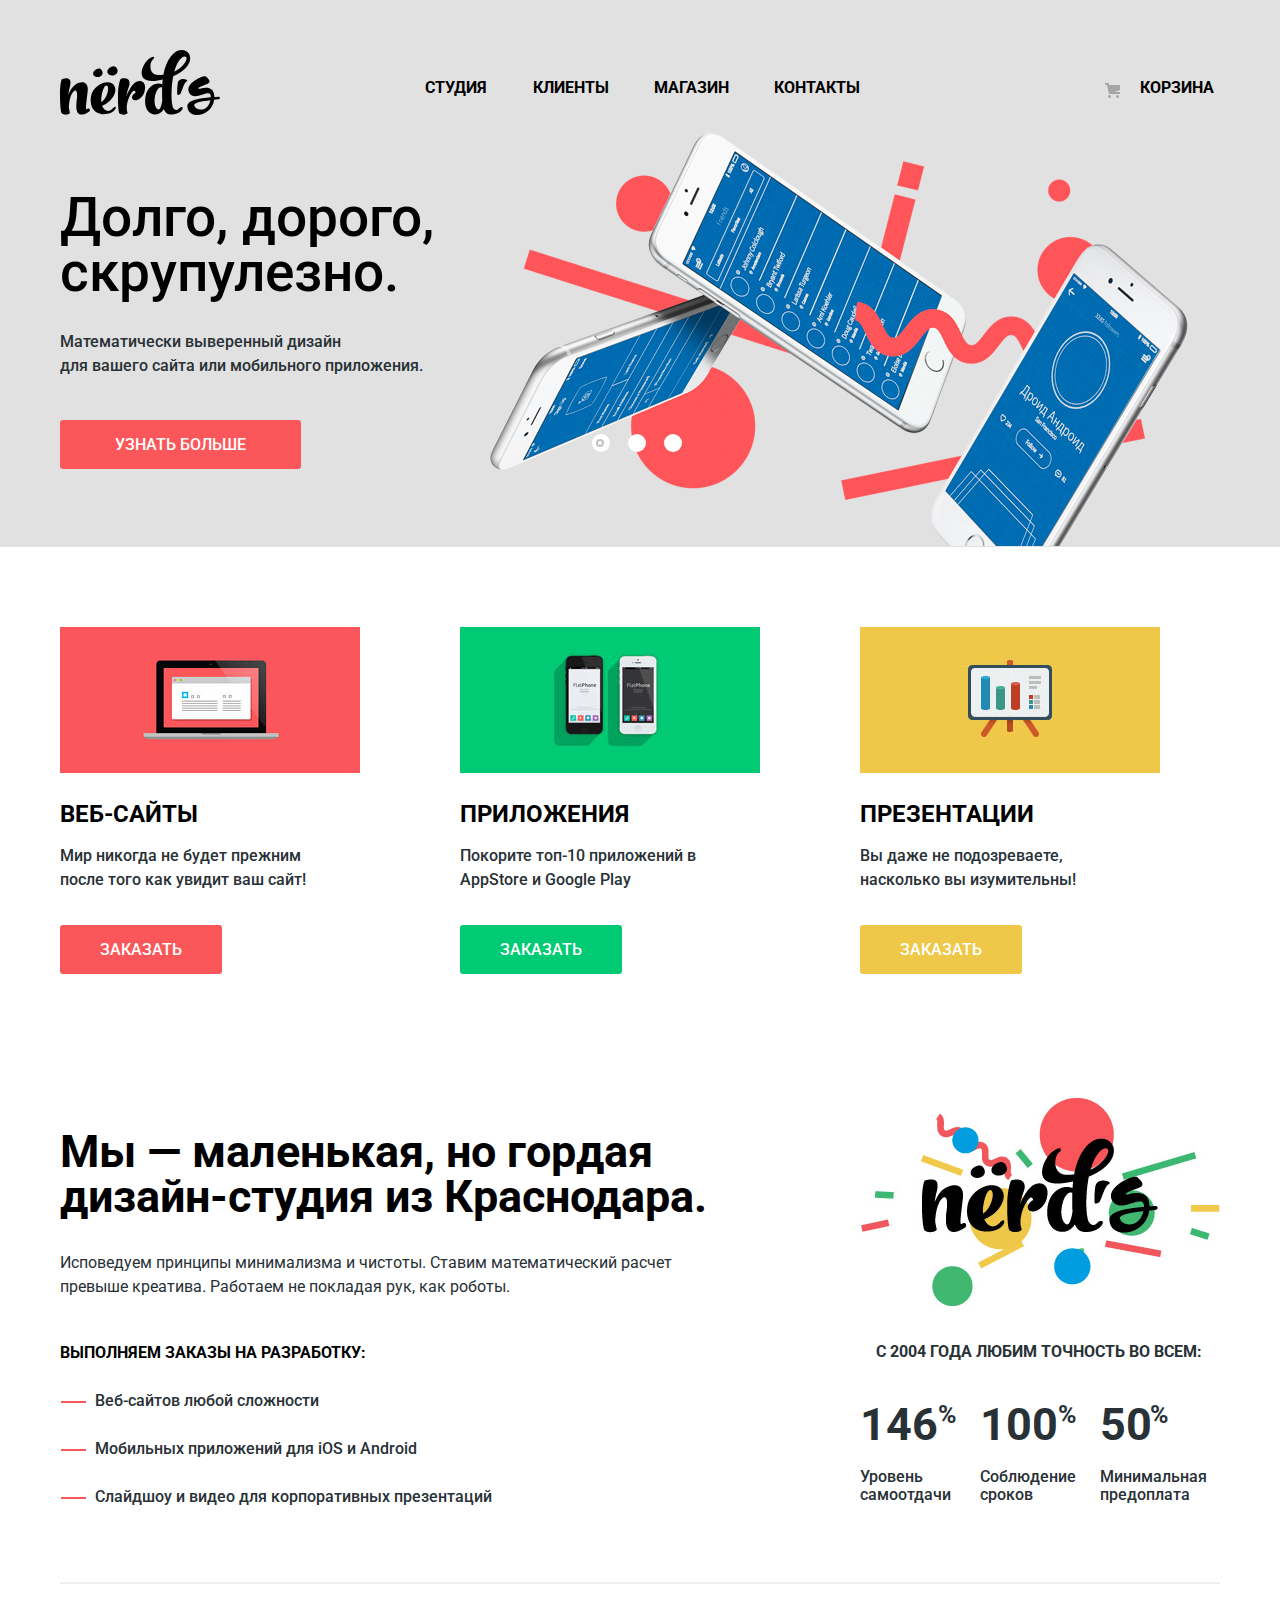
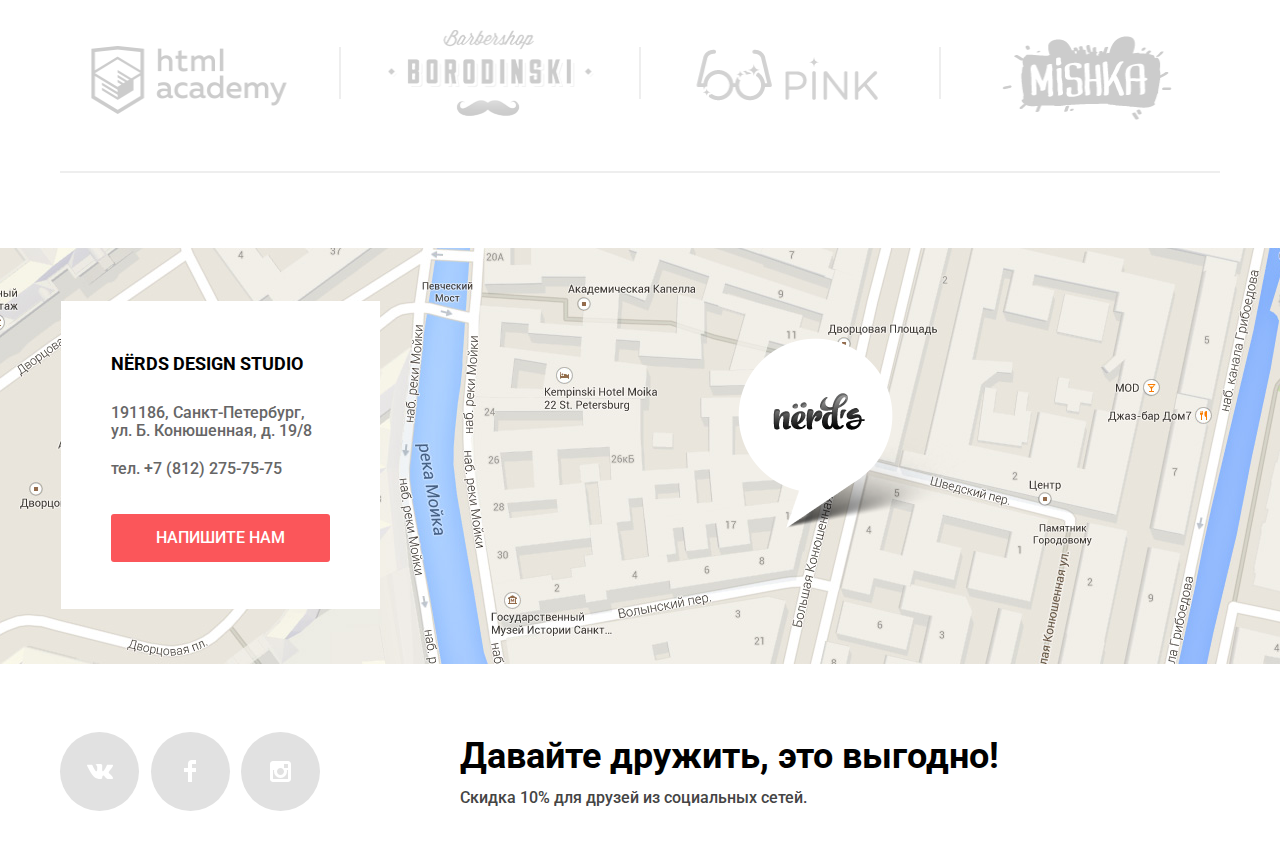
<file: index.html>
<!DOCTYPE html>
<html lang="ru">
<head>
    <meta charset="utf-8">
    <title>HTML Academy: Нёрдс</title>
    <link href="https://fonts.googleapis.com/css?family=Roboto:400,500,700&amp;subset=cyrillic" rel="stylesheet">
    <link href="css/normalize.css" rel="stylesheet">
    <link href="css/style.min.css" rel="stylesheet">
</head>
<body>
    <header class="main-header index-header">
        <div class="complex">
            <nav class="main-navigation">
                <ul class="list-disabled main-navigation__pages">
                    <li>
                        <a class="main-navigation__logo">
                            <img src="img/nerds-logo.svg" width="160" height="65" alt="Логотип Нёрдса">
                        </a>
                    </li>
                    <li><a href="#">Студия</a></li>
                    <li><a href="#">Клиенты</a></li>
                    <li><a href="inner.html">Магазин</a></li>
                    <li><a href="#">Контакты</a></li>
                </ul>
                <ul class="list-disabled main-navigation__basket ">
                    <li><a href="#">Корзина</a></li>
                </ul>
            </nav>
        </div>
    </header>
    <main class="container">
        <h1 class="visually-hidden">Веб-студия Нёрдс</h1>
        <div class="slider__wraper">
            <h2 class="visually-hidden">Преимущества</h2>
            <div class="slider">
                <input class="visually-hidden" type="radio" id="product-1" name="toggle" checked>
                <input class="visually-hidden" type="radio" id="product-2" name="toggle">
                <input class="visually-hidden" type="radio" id="product-3" name="toggle">
                <div class="slider-controls">
                    <label class="slider-controls-item slider-controls-item--1" for="product-1">Первый</label>
                    <label class="slider-controls-item slider-controls-item--2" for="product-2">Второй</label>
                    <label class="slider-controls-item slider-controls-item--3" for="product-3">Третий</label>
                </div>
                <ul class="slider-items">
                    <li class="slider-item">
                        <b>Долго, дорого,<br> скрупулезно.</b>
                        <p>Математически выверенный дизайн
                            <br> для вашего сайта или мобильного приложения.</p>
                        <a href="#" class="button services__button-web slider-button">Узнать больше</a>
                    </li>
                    <li class="slider-item">
                        <b>Любим математику как никто другой</b>
                        <p>Никакого креатива, только математические формулы для расчета идеальных пропорций.</p>
                        <a href="#" class="button services__button-web slider-button">Узнать больше</a>
                    </li>
                    <li class="slider-item">
                        <b>Только ночь,<br> только хардкор</b>
                        <p>Работать днем, как все? Мы против этого.
                            <br> Ближе к полуночи работа только начинается.</p>
                        <a href="#" class="button services__button-web slider-button">Узнать больше</a>
                    </li>
                </ul>
            </div>
        </div>
        <div class="complex">
            <section class="service-pack">
                <h2 class="visually-hidden">Наши услуги</h2>
                <ul class="services">
                    <li class="services__list">
                        <h3>Веб-сайты</h3>
                        <p>Мир никогда не будет прежним после того как увидит ваш сайт!</p>
                        <a href="#" class="button services__button-web">Заказать</a>
                    </li>
                    <li class="services__list">
                        <h3>Приложения</h3>
                        <p>Покорите топ-10 приложений в AppStore и Google Play</p>
                        <a href="#" class="button services__button-app">Заказать</a>
                    </li>
                    <li class="services__list">
                        <h3>Презентации</h3>
                        <p>Вы даже не подозреваете, насколько вы изумительны!</p>
                        <a href="#" class="button services__button-presentation">Заказать</a>
                    </li>
                </ul>
            </section>
            <section class="features">
                <div class="features__item">
                    <h2>Мы — маленькая, но гордая дизайн-студия из Краснодара.</h2>
                    <p>Исповедуем принципы минимализма и чистоты. Ставим математический расчет превыше креатива. Работаем не покладая рук, как роботы.</p>
                    <b class="transform-upper">Выполняем заказы на разработку:</b>
                    <ul class="features__list">
                        <li>Веб-сайтов любой сложности</li>
                        <li>Мобильных приложений для iOS и Android</li>
                        <li>Слайдшоу и видео для корпоративных презентаций</li>
                    </ul>
                </div>
                <div class="features__item">
                    <img src="img/nerds-illustration.png" width="360" height="208" alt="logo-2">
                    <p class="transform-upper">с 2004 года Любим точность во всем:</p>
                    <ul class="item-description">
                        <li><span>146</span> Уровень самоотдачи</li>
                        <li><span>100</span> Соблюдение сроков</li>
                        <li class="prepay"><span>50</span> Минимальная предоплата</li>
                    </ul>
                </div>
            </section>
            <div class="main-partners">
                <ul class="partners">
                    <li class="partner">
                        <a href="https://htmlacademy.ru/intensive/htmlcss"><img src="img/logo-1.png" width="255" height="180" alt="HTML Academy"></a>
                    </li>
                    <li class="partner">
                        <a href="#"><img src="img/logo-2.png" width="255" height="180" alt="Барбершоп Бородинский"></a>
                    </li>
                    <li class="partner">
                        <a href="#"><img src="img/logo-3.png" width="255" height="180" alt="PINK"></a>
                    </li>
                    <li>
                        <a href="#"><img src="img/logo-4.png" width="255" height="180" alt="MISHKA"></a>
                    </li>
                </ul>
            </div>
        </div>
        <section class="map">
            <h2 class="visually-hidden">Организация на карте</h2>
            <div class="map-static-container">
                <div class="address">
                    <h3 class="transform">NЁRDS DESIGN STUDIO</h3>
                    <address class="map__contacts">191186, Санкт-Петербург, ул. Б. Конюшенная, д. 19/8 <p>тел. +7 (812) 275-75-75</p></address>
                    <a class="button services__button-web map-button" href="write-us.html">Напишите нам</a>
                </div> 
                <p class="map-static"><img src="img/map.jpg" width="1440" height="416" alt="Офис компании по адресу ул. Большая Конюшенная 19/8, Санкт-Петербург"></p>
            </div>
            <iframe class="yandex-map" src="https://yandex.ru/map-widget/v1/?um=constructor%3A423168a55f79b2e0d128a48a662db64b5742306ae0869d2b37e4e410f4ce99a5&amp;source=constructor" width="1440" height="416"></iframe>
        </section>
    </main>
    <footer class="main-footer">
        <ul class="footer-social">
            <li>
                <a class="social-button" href="#">
                    <span class="visually-hidden">Вконтакте</span>
                    <svg xmlns="http://www.w3.org/2000/svg" width="26" height="15" viewBox="0 0 26 15">
                        <path fill="#FFF" d="M16.138 11.51c.956-.309 2.18 2.04 3.483 2.939.978.681 1.727.534 1.727.534l3.473-.05s1.815-.112.957-1.554c-.071-.12-.503-1.069-2.585-3.022-2.177-2.043-1.882-1.712.739-5.244 1.597-2.153 2.236-3.468 2.036-4.028-.192-.539-1.365-.399-1.365-.399L20.69.713c-.381.001-.704.119-.851.515-.003.004-.621 1.666-1.445 3.079-1.741 2.989-2.436 3.148-2.724 2.961-.661-.433-.494-1.737-.494-2.664 0-2.897.432-4.105-.846-4.417-.427-.104-.739-.172-1.828-.182-1.392-.021-2.574 0-3.244.329-.445.223-.786.712-.579.74.26.035.843.16 1.155.586.401.552.389 1.789.389 1.789s.229 3.411-.54 3.834c-.528.29-1.25-.302-2.803-3.016-.793-1.388-1.392-2.922-1.392-2.922s-.116-.285-.326-.441c-.25-.185-.6-.244-.6-.244L.848.684S.29.7.085.946c-.182.218-.015.668-.015.668s2.909 6.881 6.203 10.347c3.02 3.182 6.452 2.971 6.452 2.971h1.555s.469-.054.709-.312c.224-.24.214-.691.214-.691s-.031-2.109.935-2.419z" />
                    </svg>
                </a>
            </li>
            <li>
                <a class="social-button" href="#">
                    <span class="visually-hidden">Фейсбук</span>
                    <svg xmlns="http://www.w3.org/2000/svg" width="12" height="22" viewBox="0 0 12 22">
                        <path fill="#FFF" d="M12 4V0H8a4 4 0 0 0-4 4v4H0v4h4v10h4V12h4V8H8V4h4z" />
                    </svg>
                </a>
            </li>
            <li>
                <a class="social-button" href="#">
                    <span class="visually-hidden">Инстаграмм</span>
                    <svg xmlns="http://www.w3.org/2000/svg" width="21" height="21" viewBox="0 0 21 21">
                        <path fill="#FFF" d="M18 0H3C1.35 0 0 1.35 0 3v15c0 1.65 1.35 3 3 3h15c1.65 0 3-1.35 3-3V3c0-1.65-1.35-3-3-3zm-7.5 7c1.93 0 3.5 1.57 3.5 3.5S12.43 14 10.5 14 7 12.43 7 10.5 8.57 7 10.5 7zM18 18H3V9h1.181A6.504 6.504 0 0 0 4 10.5a6.5 6.5 0 1 0 13 0 6.45 6.45 0 0 0-.181-1.5H18v9zm0-11h-4V3h4v4z" />
                    </svg>
                </a>
            </li>
        </ul>
        <div class="footer-friends">
            <b>Давайте дружить, это выгодно!</b>
            <p>Скидка 10% для друзей из социальных сетей.</p>
        </div>
    </footer>
    <section class="feedback visually-none">
        <h2>Напишите нам</h2>
        <form class="feedback-form" action="https://echo.htmlacademy.ru" method="POST">
            <p>
                <label for="feedback-name">Ваше имя:</label>
                <input type="text" id="feedback-name" name="name" placeholder="Имя Фамилия">
            </p>
            <p>
                <label for="feedback-email">Ваш e-mail:</label>
                <input type="text" id="feedback-email" name="email" placeholder="email@example.com">
            </p>
            <p>
                <label for="feedback-content">Текст письма:</label>
                <textarea id="feedback-content" name="content" placeholder="В свободной форме"></textarea>
            </p>
            <button class="button services__button-web" type="submit">Отправить</button>
        </form>
        <button class="modal-close" type="button">Закрыть</button>
    </section>
    <script src="./js/script.min.js"></script>
</body>
</html>
</file>
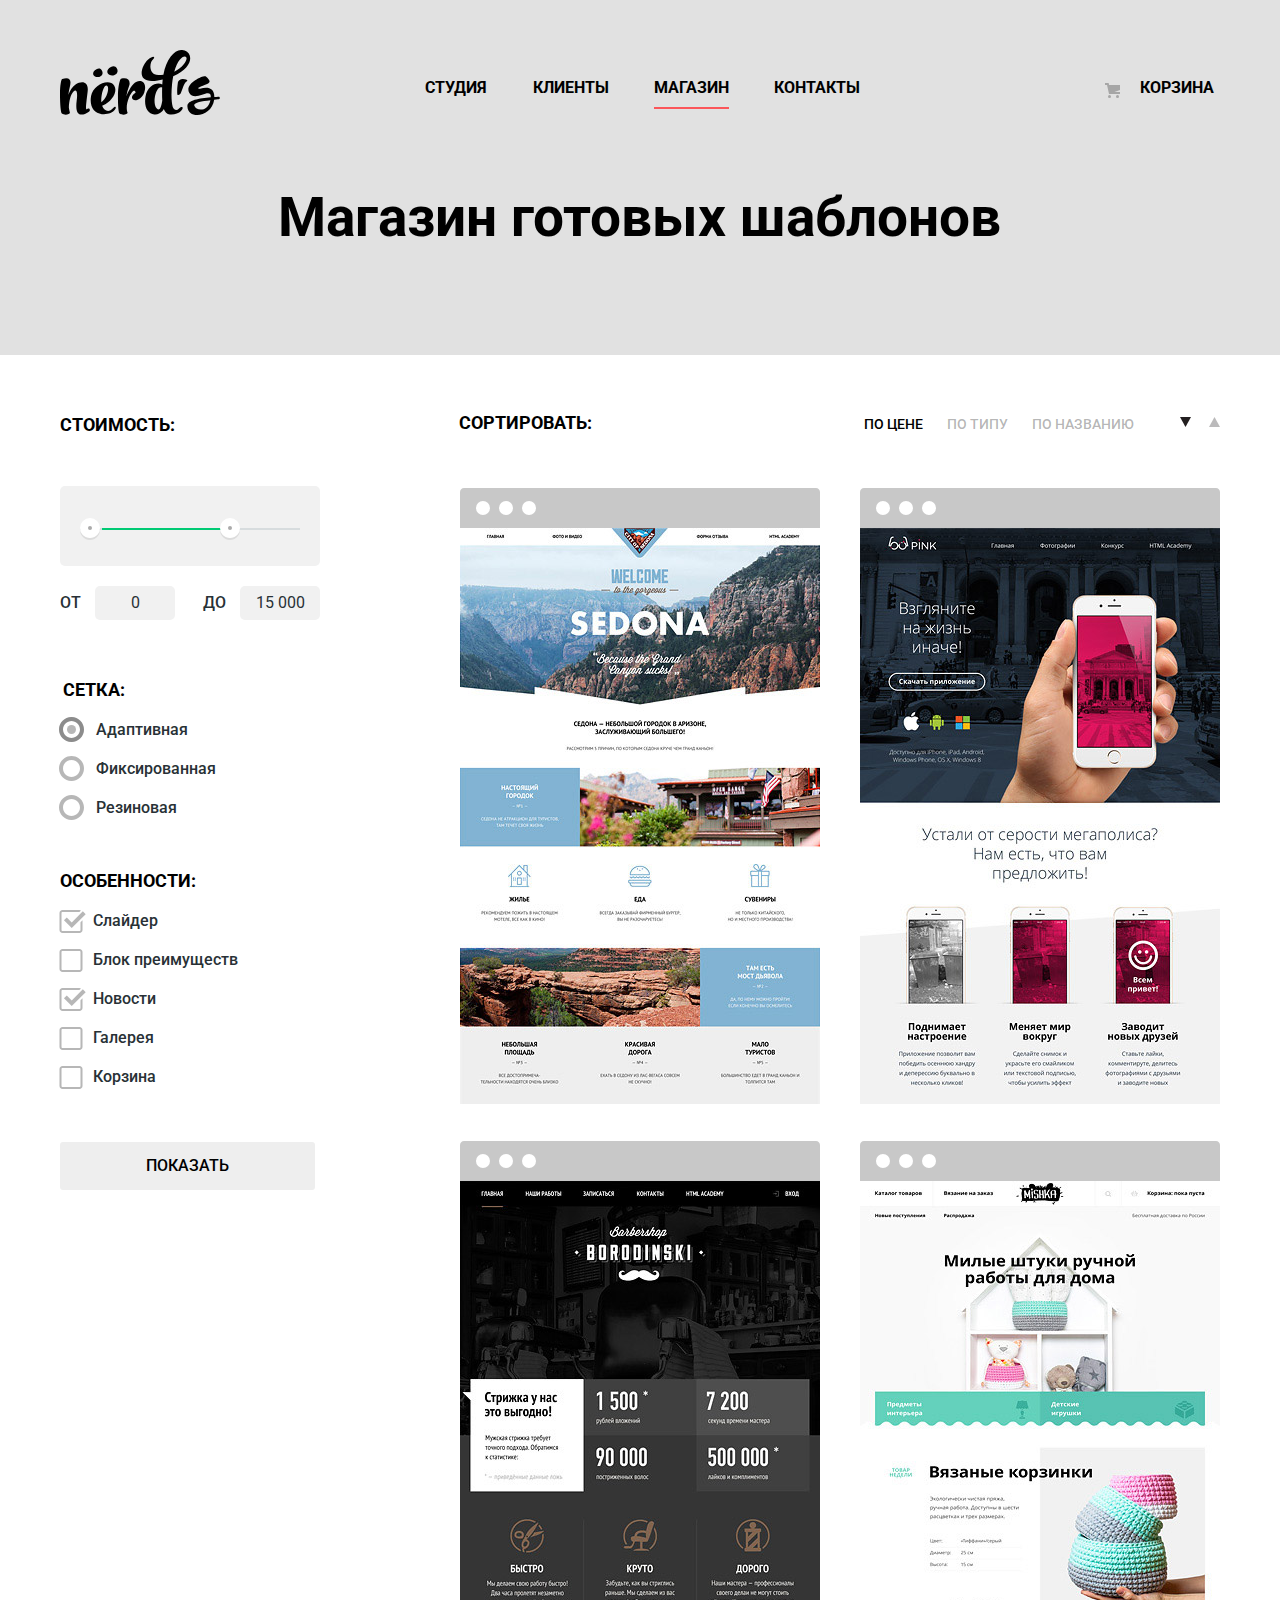
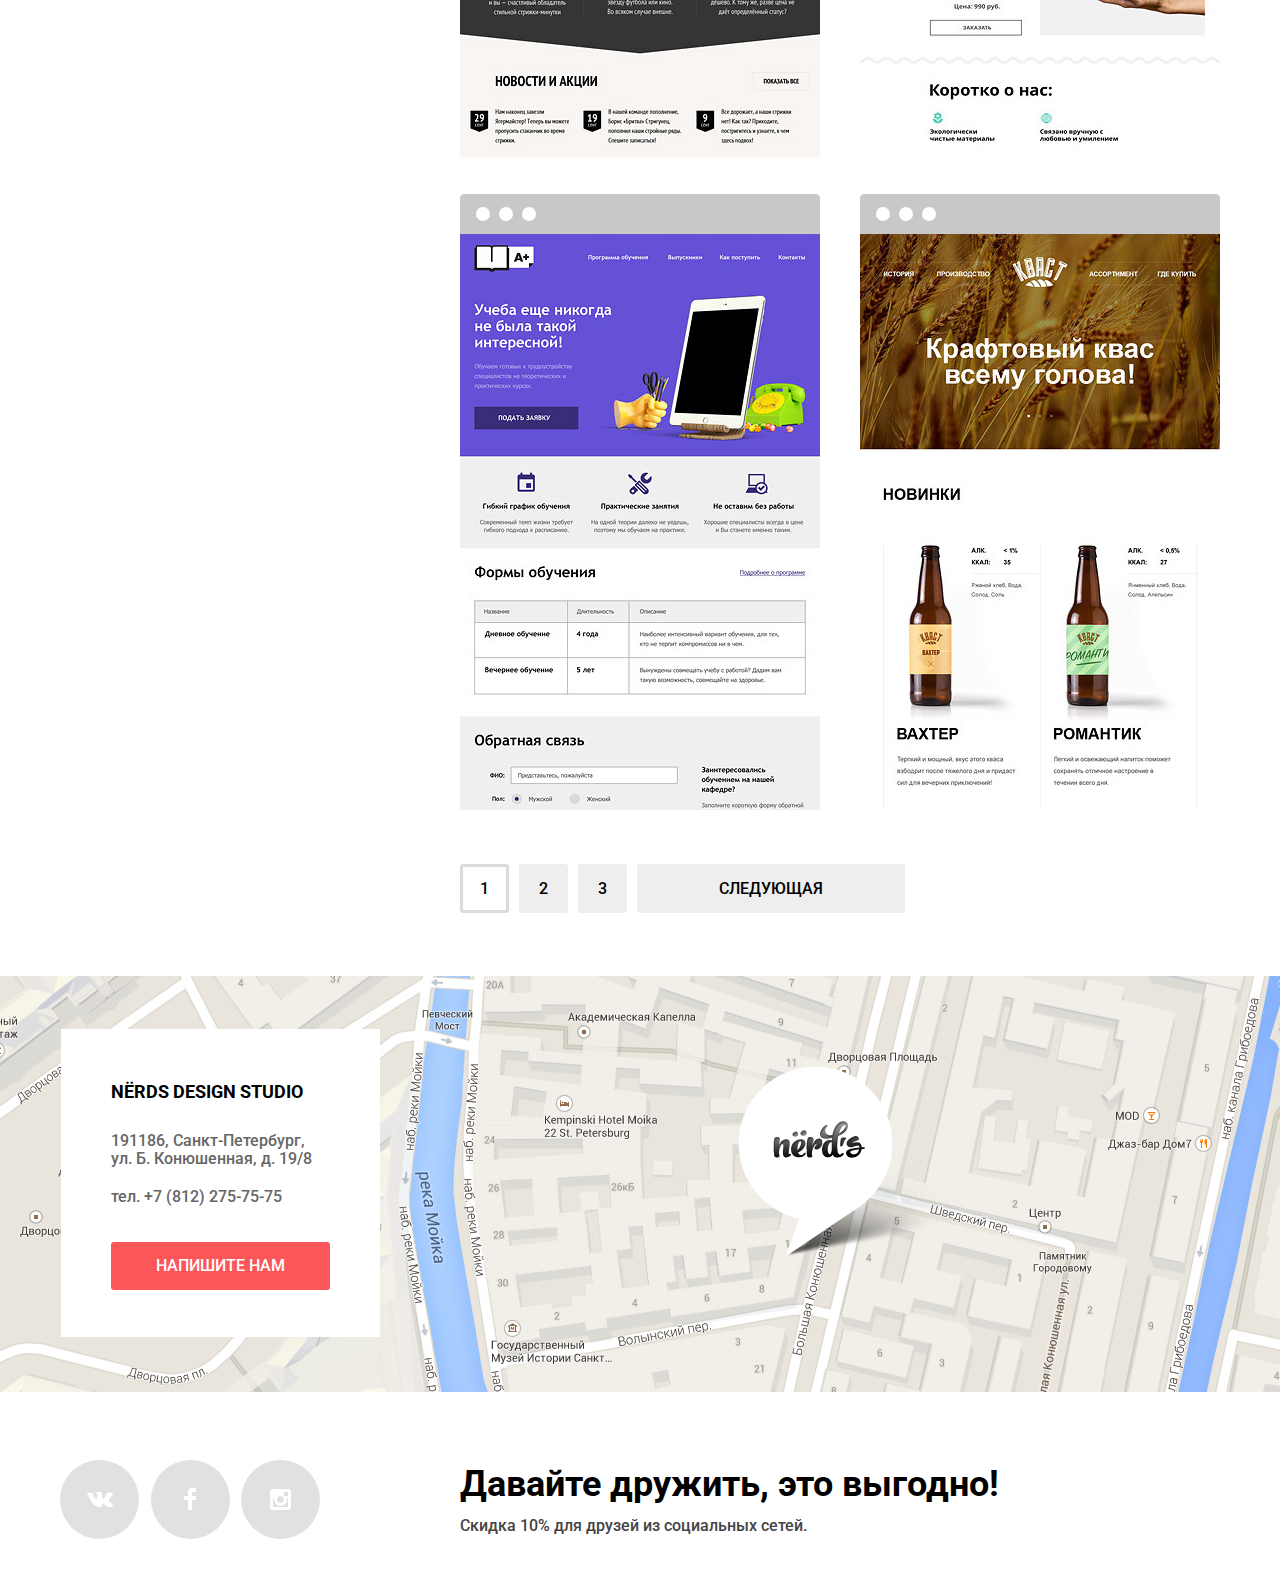
<file: inner.html>
<!DOCTYPE html>
<html lang="ru">
<head>
    <meta charset="utf-8">
    <title>HTML Academy: Нёрдс</title>
    <link href="https://fonts.googleapis.com/css?family=Roboto:400,500,700&amp;subset=cyrillic" rel="stylesheet">
    <link href="css/normalize.css" rel="stylesheet">
    <link href="css/style.min.css" rel="stylesheet">
</head>
<body>
    <header class="main-header">
        <div class="complex">
            <nav class="main-navigation">
                <ul class="list-disabled main-navigation__pages ">
                    <li>
                        <a class="main-navigation__logo" href="index.html">
                            <img src="img/nerds-logo.svg" width="160" height="65" alt="Логотип Нёрдса">
                        </a>
                    </li>
                    <li><a href="#">Студия</a></li>
                    <li><a href="#">Клиенты</a></li>
                    <li><a href="#" class="inner-active">Магазин</a></li>
                    <li><a href="#">Контакты</a></li>
                </ul>
                <ul class="list-disabled main-navigation__basket ">
                    <li><a href="#">Корзина</a></li>
                </ul>
            </nav>
            <h1 class="complex__name">Магазин готовых шаблонов</h1>
        </div>
    </header>
    <main class="container">
        <div class="complex">
            <div class="complex__main">
                <section class="filter">
                    <form class="filter-form" action="https://echo.htmlacademy.ru" method="GET">
                        <fieldset class="filter-item">
                            <legend>Стоимость:</legend>
                            <div class="range-filter">
                                <div class="range-controls">
                                    <div class="scale">
                                        <div class="bar" style="margin-left: 10%; width: 60%"></div>
                                    </div>
                                    <div class="toggle toggle-min"></div>
                                    <div class="toggle toggle-max"></div>
                                </div>
                                <div class="price-controls">
                                    <label class="min-price">от
                                        <input name="min-price" type="text" value="0">
                                    </label>
                                    <label class="max-price">до
                                        <input name="max-price" type="text" value="15 000">
                                    </label>
                                </div>
                            </div>
                        </fieldset>
                        <fieldset class="filter-item-2">
                            <legend class="filter-form__legend">Сетка:</legend>
                            <ul>
                                <li class="filter-option">
                                    <input class="silence filter-input-radio" type="radio" id="filter-adaptive" name="grid-group" value="adaptive" checked>
                                    <label for="filter-adaptive">Адаптивная</label>
                                </li>
                                <li class="filter-option">
                                    <input class="silence filter-input-radio" type="radio" id="filter-fixed" name="grid-group" value="fixed">
                                    <label for="filter-fixed">Фиксированная</label>
                                </li>
                                <li class="filter-option">
                                    <input class="silence filter-input-radio" type="radio" id="filter-rubber" name="grid-group" value="rubber">
                                    <label for="filter-rubber">Резиновая</label>
                                </li>
                            </ul>
                        </fieldset>
                        <fieldset class="filter-item-3">
                            <legend class="filter-form__legend">Особенности:</legend>
                            <ul>
                                <li class="filter-option">
                                    <input class="silence filter-input-checkbox" type="checkbox" id="filter-slider" name="slider" checked>
                                    <label for="filter-slider">Слайдер</label>
                                </li>
                                <li class="filter-option">
                                    <input class="silence filter-input-checkbox" type="checkbox" id="filter-advantage" name="advantage">
                                    <label for="filter-advantage">Блок преимуществ</label>
                                </li>
                                <li class="filter-option">
                                    <input class="silence filter-input-checkbox" type="checkbox" id="filter-news" name="news" checked>
                                    <label for="filter-news">Новости</label>
                                </li>
                                <li class="filter-option">
                                    <input class="silence filter-input-checkbox" type="checkbox" id="filter-galerie" name="galerie">
                                    <label for="filter-galerie">Галерея</label>
                                </li>
                                <li class="filter-option">
                                    <input class="silence filter-input-checkbox" type="checkbox" id="filter-basket" name="basket">
                                    <label for="filter-basket">Корзина</label>
                                </li>
                            </ul>
                        </fieldset>
                        <button class="button pages__button" type="submit">Показать</button>
                    </form>
                </section>
                <section class="store">
                    <div class="sort">
                        <b class="filter-form__legend">Сортировать:</b>
                        <ul class="sort-type">
                            <li><a href="#" class="link-first">По цене</a></li>
                            <li><a href="#">По типу</a></li>
                            <li class="link-name"><a href="#">По Названию</a></li>
                        </ul>
                        <ul class="sort-type">
                            <li><a href="#" class="link-down"><span class="visually-hidden">По убыванию</span></a></li>
                            <li><a href="#" class="link-up"><span class="visually-hidden">По возрастанию</span></a></li>
                        </ul>
                    </div>
                    <ul class="works">
                        <li>
                            <img src="img/sedona.jpg" width="360" height="576" alt="Фото">
                            <div class="work visually-none">
                                <a class="work-title">Sedona</a>
                                <p>Информационный сайт для туристов</p>
                                <a class="button services__button-web" href="#">9 900 руб.</a>
                            </div>
                        </li>
                        <li>
                            <img src="img/pink.jpg" width="360" height="576" alt="Фото">
                            <div class="work visually-none">
                                <a class="work-title">Pink APP</a>
                                <p>Продуктовый лендинг приложения для iOS и Android</p>
                                <a class="button services__button-web" href="#">9 900 руб.</a>
                            </div>
                        </li>
                        <li>
                            <img src="img/barbershop.jpg" width="360" height="576" alt="Фото">
                            <div class="work visually-none">
                                <a class="work-title">Barbershop</a>
                                <p>Сайт салона красоты. Для мужчин, да.</p>
                                <a class="button services__button-web" href="#">9 900 руб.</a>
                            </div>
                        </li>
                        <li>
                            <img src="img/mishka.jpg" width="360" height="576" alt="Фото">
                            <div class="work visually-none">
                                <a class="work-title">Mishka</a>
                                <p>Интернет-магазин вязаных игрушек</p>
                                <a class="button services__button-web" href="#">9 900 руб.</a>
                            </div>
                        </li>
                        <li>
                            <img src="img/aplus.jpg" width="360" height="576" alt="Фото">
                            <div class="work visually-none">
                                <a class="work-title">A Plus</a>
                                <p>Лендинг курсов повышения квалификации</p>
                                <a class="button services__button-web" href="#">9 900 руб.</a>
                            </div>
                        </li>
                        <li>
                            <img src="img/kvast.jpg" width="360" height="576" alt="Фото">
                            <div class="work visually-none">
                                <a class="work-title">Кваст</a>
                                <p>Промо-сайт производителя крафтового кваса</p>
                                <a class="button services__button-web" href="#">9 900 руб.</a>
                            </div>
                        </li>
                    </ul>
                    <ul class="pages">
                        <li><a class="button pages__button page_active" href=#>1</a></li>
                        <li><a class="button pages__button" href=#>2</a></li>
                        <li><a class="button pages__button" href=#>3</a></li>
                        <li><a class="button pages__button page_next" href=#>Следующая</a></li>
                    </ul>
                </section>
            </div>
        </div>
        <section class="map">
            <h2 class="visually-hidden">Организация на карте</h2>
            <div class="map-static-container">
                <div class="address">
                    <h3 class="transform">NЁRDS DESIGN STUDIO</h3>
                    <address class="map__contacts">191186, Санкт-Петербург, ул. Б. Конюшенная, д. 19/8 <p>тел. +7 (812) 275-75-75</p></address>
                    <a class="button services__button-web map-button" href="write-us.html">Напишите нам</a>
                </div> 
                <p class="map-static"><img src="img/map.jpg" width="1440" height="416" alt="Офис компании по адресу ул. Большая Конюшенная 19/8, Санкт-Петербург"></p>
            </div>
            <iframe class="yandex-map" src="https://yandex.ru/map-widget/v1/?um=constructor%3A423168a55f79b2e0d128a48a662db64b5742306ae0869d2b37e4e410f4ce99a5&amp;source=constructor" width="1440" height="416"></iframe>
        </section>
    </main>
    <footer class="main-footer">
        <ul class="footer-social">
            <li>
                <a class="social-button" href="#">
                    <span class="visually-hidden">Вконтакте</span>
                    <svg xmlns="http://www.w3.org/2000/svg" width="26" height="15" viewBox="0 0 26 15">
                        <path fill="#FFF" d="M16.138 11.51c.956-.309 2.18 2.04 3.483 2.939.978.681 1.727.534 1.727.534l3.473-.05s1.815-.112.957-1.554c-.071-.12-.503-1.069-2.585-3.022-2.177-2.043-1.882-1.712.739-5.244 1.597-2.153 2.236-3.468 2.036-4.028-.192-.539-1.365-.399-1.365-.399L20.69.713c-.381.001-.704.119-.851.515-.003.004-.621 1.666-1.445 3.079-1.741 2.989-2.436 3.148-2.724 2.961-.661-.433-.494-1.737-.494-2.664 0-2.897.432-4.105-.846-4.417-.427-.104-.739-.172-1.828-.182-1.392-.021-2.574 0-3.244.329-.445.223-.786.712-.579.74.26.035.843.16 1.155.586.401.552.389 1.789.389 1.789s.229 3.411-.54 3.834c-.528.29-1.25-.302-2.803-3.016-.793-1.388-1.392-2.922-1.392-2.922s-.116-.285-.326-.441c-.25-.185-.6-.244-.6-.244L.848.684S.29.7.085.946c-.182.218-.015.668-.015.668s2.909 6.881 6.203 10.347c3.02 3.182 6.452 2.971 6.452 2.971h1.555s.469-.054.709-.312c.224-.24.214-.691.214-.691s-.031-2.109.935-2.419z" />
                    </svg>
                </a>
            </li>
            <li>
                <a class="social-button" href="#">
                    <span class="visually-hidden">Фейсбук</span>
                    <svg xmlns="http://www.w3.org/2000/svg" width="12" height="22" viewBox="0 0 12 22">
                        <path fill="#FFF" d="M12 4V0H8a4 4 0 0 0-4 4v4H0v4h4v10h4V12h4V8H8V4h4z" />
                    </svg>
                </a>
            </li>
            <li>
                <a class="social-button" href="#">
                    <span class="visually-hidden">Инстаграмм</span>
                    <svg xmlns="http://www.w3.org/2000/svg" width="21" height="21" viewBox="0 0 21 21">
                        <path fill="#FFF" d="M18 0H3C1.35 0 0 1.35 0 3v15c0 1.65 1.35 3 3 3h15c1.65 0 3-1.35 3-3V3c0-1.65-1.35-3-3-3zm-7.5 7c1.93 0 3.5 1.57 3.5 3.5S12.43 14 10.5 14 7 12.43 7 10.5 8.57 7 10.5 7zM18 18H3V9h1.181A6.504 6.504 0 0 0 4 10.5a6.5 6.5 0 1 0 13 0 6.45 6.45 0 0 0-.181-1.5H18v9zm0-11h-4V3h4v4z" />
                    </svg>
                </a>
            </li>
        </ul>
        <div class="footer-friends">
            <b>Давайте дружить, это выгодно!</b>
            <p>Скидка 10% для друзей из социальных сетей.</p>
        </div>
    </footer>
    <section class="feedback visually-none">
        <h2>Напишите нам</h2>
        <form class="feedback-form" action="https://echo.htmlacademy.ru" method="POST">
            <p>
                <label for="feedback-name">Ваше имя:</label>
                <input class="form-login" type="text" id="feedback-name" name="name" placeholder="Имя Фамилия">
            </p>
            <p>
                <label for="feedback-email">Ваш e-mail:</label>
                <input type="text" id="feedback-email" name="email" placeholder="email@example.com">
            </p>
            <p>
                <label for="feedback-content">Текст письма:</label>
                <textarea id="feedback-content" name="content" placeholder="В свободной форме"></textarea>
            </p>
            <button class="button services__button-web" type="submit">Отправить</button>
        </form>
        <button class="modal-close" type="button">Закрыть</button>
    </section>
    <script src="./js/script.min.js"></script>
</body>
</html>
</file>
<file: css/style.min.css>
html{-webkit-box-sizing:border-box;box-sizing:border-box}*,*::before,*::after{-webkit-box-sizing:inherit;box-sizing:inherit}body{margin:0 auto;padding:0;font-family:"Roboto",Arial,sans-serif;font-size:16px;font-weight:500;line-height:24px;color:#000;background-color:#fff}a{text-decoration:none}.main-header,.container,.footer{padding:0;margin:0 auto}.main-header{background-color:#e1e1e1;margin-bottom:53px}.complex{width:1200px;padding:0 20px;margin:0 auto}.main-header .complex{padding-top:40px;display:-webkit-box;display:-ms-flexbox;display:flex;-webkit-box-orient:vertical;-webkit-box-direction:normal;-ms-flex-direction:column;flex-direction:column}.complex__main{width:1160px;display:-webkit-box;display:-ms-flexbox;display:flex;margin:0 auto}.complex__name{width:744px;-webkit-box-align:center;-ms-flex-align:center;align-items:center;margin:0 auto;font-size:55px;line-height:55px;font-weight:medium;padding-top:65px;padding-bottom:110px;padding-left:10px}.visually-hidden{position:absolute;clip:rect(0 0 0 0);width:1px;height:1px;margin:-1px;left:0;top:0}.visually-none{display:none}.list-disabled{list-style:none}.transform-upper{text-transform:uppercase}.main-navigation{width:1160px;display:-webkit-box;display:-ms-flexbox;display:flex;-webkit-box-pack:justify;-ms-flex-pack:justify;justify-content:space-between;-webkit-box-align:center;-ms-flex-align:center;align-items:center;padding:0;margin:0 auto;line-height:30px;text-transform:uppercase;background-color:#e1e1e1}.main-navigation a{color:#000;font-weight:700}.main-navigation a:hover{color:red;font-weight:700}.main-navigation a:focus,.main-navigation a:active{color:rgba(0,0,0,0.3)}.main-navigation__logo img:focus,.main-navigation__logo img:active{opacity:.3}.main-navigation__pages{position:relative;display:-webkit-box;display:-ms-flexbox;display:flex;-ms-flex-wrap:wrap;flex-wrap:wrap;list-style:none;width:800px;-webkit-box-pack:justify;-ms-flex-pack:justify;justify-content:space-between;-webkit-box-align:center;-ms-flex-align:center;align-items:center;padding:0;margin:0}.main-navigation__pages li:nth-child(n+1){padding-top:10px}.main-navigation__pages li:first-child{padding-top:-10px}.main-navigation__basket{position:relative;padding:0;margin:0;width:80px;list-style:none}.main-navigation__basket li{padding-top:10px}.main-navigation__basket li::before{position:absolute;content:"";background:url("../img/cart-icon.svg") no-repeat;background-size:15px 15px;top:20px;right:100px;background-position:0 0;width:15px;height:15px}.main-navigation__logo{padding-right:160px}.inner-active::after{display:block;content:"";position:absolute;width:75px;top:55px;left:594px;border-bottom:2px solid #fb565a;padding-bottom:12px}.inner-active:hover::after,.inner-active:hover::active,.inner-active:hover::focus{display:none}.container li{list-style:none}.button{font:inherit;font-weight:400;color:#fff;line-height:18px;text-align:center;text-transform:uppercase;padding:15px 40px;font-weight:500;background-color:#fb565a;border-radius:3px}.slider__wraper{position:relative;padding:0;margin:0 auto;background-color:#e1e1e1}.slider{width:1160px;padding:0;margin:0 auto}.slider-items{margin:0;padding:0;list-style:none}.slider-item{padding:65px 0 90px 0;display:none}.slider-item p{color:#283136;max-width:430px;margin:0;margin-top:30px;margin-bottom:55px}.slider-item b{display:block;max-width:600px;line-height:55px;font-size:55px;font-weight:500}.slider-button{padding-left:55px;padding-right:55px}.slider-item:nth-child(1){background-image:url("../img/slide-1.png");background-repeat:no-repeat;background-position:93% 8px}.slider-item:nth-child(2){background-image:url("../img/slide-2.png");background-repeat:no-repeat;background-position:100% 0}.slider-item:nth-child(3){background-image:url("../img/slide-3.png");background-repeat:no-repeat;background-position:100% 20px}.slider-controls{position:absolute;left:50.5%;bottom:101px;z-index:100;width:160px;height:18px;text-align:center;font-size:0;-webkit-transform:translateX(-50%);-ms-transform:translateX(-50%);transform:translateX(-50%)}.slider-controls label{position:relative;display:inline-block;vertical-align:bottom;width:18px;height:18px;padding:8px;padding:0 18px;border-radius:50%;cursor:pointer}.slider-controls label::after{content:"";position:absolute;top:0;left:0;z-index:1;width:18px;height:18px;background:#fff;border-radius:50%}#product-1:checked ~ .slider-items .slider-item:nth-child(1){display:block}#product-2:checked ~ .slider-items .slider-item:nth-child(2){display:block}#product-3:checked ~ .slider-items .slider-item:nth-child(3){display:block}#product-1:checked ~ .slider-controls .slider-controls-item--1::before,#product-2:checked ~ .slider-controls .slider-controls-item--2::before,#product-3:checked ~ .slider-controls .slider-controls-item--3::before{content:"";position:absolute;left:50%;top:50%;z-index:2;width:8px;height:8px;margin:-4px;margin-left:-14px;background-color:inherit;border:2px solid #c1c1c1;border-radius:50%}.filter-form .button{background-color:#eee}.features h2{font-size:45px;line-height:45px}.service-pack{margin:0 auto;padding:0}.services{display:-webkit-box;display:-ms-flexbox;display:flex;-ms-flex-wrap:wrap;flex-wrap:wrap;margin:0 auto;padding:0;padding-right:60px;width:1160px;-webkit-box-pack:justify;-ms-flex-pack:justify;justify-content:space-between;padding-top:80px}.services__list{width:300px;margin:0;padding:0;padding-top:150px;background-repeat:no-repeat}.services h3{font-size:24px;font-weight:700;line-height:30px;text-transform:uppercase;padding:0;margin:0;margin-top:22px}.services p{width:260px;color:#283136;letter-spacing:normal;font-weight:500;padding:0;margin:0;margin-top:15px;margin-bottom:46px}.services__list:nth-child(2) a{background-color:#00ca74}.services__list:nth-child(3) a{background-color:#efc84a}.services__list:nth-child(1){background-image:url("../img/illustration-1.jpg")}.services__list:nth-child(2){background-image:url("../img/illustration-2.jpg")}.services__list:nth-child(3){background-image:url("../img/illustration-3.jpg")}.services__list a:active,.services__list a:focus{color:rgb(255,255,255,0.3)}.services__button-web:hover{background-color:#e74246}.services__button-web:active,.services__button-web:focus{background-color:#d7373b;color:rgb(255,255,255,0.3);-webkit-box-shadow:inset 0 3px 0 0 rgba(0,1,1,0.1);box-shadow:inset 0 3px 0 0 rgba(0,1,1,0.1)}.services__button-app:hover{background-color:#00bc6c}.services__button-app:active,.services__button-app:focus{background-color:#00aa62;-webkit-box-shadow:inset 0 3px 0 0 rgba(0,1,1,0.1);box-shadow:inset 0 3px 0 0 rgba(0,1,1,0.1)}.services__button-presentation:hover{background-color:#eab534}.services__button-presentation:active,.services__button-presentation:focus{background-color:#e5a722;-webkit-box-shadow:inset 0 3px 0 0 rgba(0,1,1,0.1);box-shadow:inset 0 3px 0 0 rgba(0,1,1,0.1)}.features{display:-webkit-box;display:-ms-flexbox;display:flex;margin:0 auto;padding:0;width:1160px;-webkit-box-pack:justify;-ms-flex-pack:justify;justify-content:space-between;padding-top:95px;margin-bottom:61px}.features__item{padding:0}.features__item:nth-child(1){padding-top:40px;width:660px}.features__item:nth-child(2){width:360px;padding-top:41px}.features__item h2{font-size:45px;line-height:45px;margin-bottom:0;margin-top:32px}.features__item p{margin-top:32px;letter-spacing:normal;font-weight:400;margin-bottom:42px}.features__item ul{margin:0;margin-top:12px;padding-left:35px}.features__item li{padding:12px 0}.features p,.features li{color:#283136}.features__list{position:relative}.features__list li::before{content:"";position:absolute;margin-top:12px;left:1px;width:25px;vertical-align:bottom;border-bottom:2px solid #fb565a}.features__item:nth-child(2) p{margin-top:27px;padding-left:16px;font-weight:700;margin-bottom:36px}.features:nth-child(2) .item-description{display:-webkit-box;display:-ms-flexbox;display:flex;-webkit-box-orient:horizontal;-webkit-box-direction:normal;-ms-flex-direction:row;flex-direction:row;-webkit-box-pack:justify;-ms-flex-pack:justify;justify-content:space-between;padding-right:20px;padding-left:0}.item-description li{display:-webkit-box;display:-ms-flexbox;display:flex;-webkit-box-orient:vertical;-webkit-box-direction:normal;-ms-flex-direction:column;flex-direction:column;-ms-flex-wrap:wrap;flex-wrap:wrap;width:100px;line-height:18px;margin-top:8px}.item-description:nth-child(2){padding-left:40px}.item-description span{position:relative;font-size:45px;font-weight:700;line-height:10px;padding-bottom:38px}.item-description span::after{position:absolute;content:"%";font-size:25px;top:-10px;left:78px}.prepay span::after{position:absolute;content:"%";font-size:25px;top:-10px;left:50px}.main-partners{margin:0 auto;padding:0;width:1160px;padding-top:0;border-bottom:2px solid #eee;border-top:2px solid #eee}.partners{display:-webkit-box;display:-ms-flexbox;display:flex;-ms-flex-wrap:wrap;flex-wrap:wrap;margin:0;padding:0;-webkit-box-pack:justify;-ms-flex-pack:justify;justify-content:space-between}.partners li{position:relative;width:260px;padding:0;margin:0}.partner::after{position:absolute;content:"";top:63px;right:-21px;width:2px;height:52px;background:#eee}.partners a{opacity:.2}.partners a:hover{opacity:1}.partners a:focus,.partners a:active{opacity:.2}.map{position:relative;padding:0;margin:0 auto;margin-top:75px}.map-static-container{position:relative;width:1200px;margin:0 auto;padding:0 20px}.map-static{position:absolute;top:0;left:-118px;z-index:1;width:1440px;margin:0}.map iframe{position:relative;z-index:2;width:100%;height:416px;border:0}.map-static-container::after{position:absolute;content:"";width:231px;height:190px;background:url("../img/map-marker.png") no-repeat 0 0;background-size:231px 190px;top:90px;left:698px;z-index:10}.map h3{padding-top:30px;padding-bottom:7px;font-size:18px;line-height:30px}.address p{margin-top:20px}.address{position:absolute;display:-webkit-box;display:-ms-flexbox;display:flex;-webkit-box-orient:vertical;-webkit-box-direction:normal;-ms-flex-direction:column;flex-direction:column;margin:0;width:319px;padding:0 50px;top:53px;left:21px;background-color:#fff;z-index:5}.map-button{margin-top:20px;margin-bottom:47px}.map__contacts{width:210px;font-style:normal;color:#666;line-height:18px}.works{display:-webkit-box;display:-ms-flexbox;display:flex;padding:0;margin:0;width:760px;-ms-flex-wrap:wrap;flex-wrap:wrap;-webkit-box-pack:justify;-ms-flex-pack:justify;justify-content:space-between;padding-bottom:30px;margin-left:30px}.works li{position:relative;padding-bottom:30px;padding-top:40px}.works li::before{content:"";position:absolute;background:url("../img/browser.svg") no-repeat;background-size:360px 40px;width:360px;height:40px;top:0;left:0;padding-top:0;opacity:.3}.works li:hover::before{opacity:1}.works p{width:180px;line-height:18px;color:#666;text-align:center;margin:0 auto;margin-bottom:43px}.work-title{display:block;font-size:18px;font-weight:700px;line-height:30px;margin-top:29px;margin-bottom:15px;text-transform:uppercase}.works li:hover .work{display:block}.works li:nth-child(2) p{width:240px}.works li:nth-child(n+5) p{width:300px}.work{position:absolute;background-color:#eee;width:360px;bottom:40px;left:0;text-align:center;padding-bottom:52px}.work a{padding-left:61px;padding-right:61px}.pages{display:-webkit-box;display:-ms-flexbox;display:flex;width:450px;margin:0;padding:0;margin-left:30px}.pages__button{color:#000;border-radius:0;background-color:#eee;padding-right:20px;padding-left:20px;margin-right:10px;border:0;border-radius:3px}.page_active{background-color:#fff;border:3px solid #dbdbdb;padding:12px 17px}.page_next{padding-right:82px;padding-left:82px}.pages__button:hover{background-color:#dfdfdf}.pages__button:active,.pages__button:focus{background-color:#d5d5d5;color:rgb(0,0,0,0.3)}.sort{display:-webkit-box;display:-ms-flexbox;display:flex;margin:0;padding:0;margin-bottom:50px;padding-left:28px;-webkit-box-pack:end;-ms-flex-pack:end;justify-content:flex-end}.sort-type{display:-webkit-box;display:-ms-flexbox;display:flex;margin:0;padding:0;margin-top:4px;-webkit-box-pack:justify;-ms-flex-pack:justify;justify-content:space-between}.sort-type:nth-child(2){width:270px;margin-right:46px}.sort-type:nth-child(3){width:40px}.sort-type a{font-size:14px;line-height:18px;text-transform:uppercase;color:rgba(0,0,0,0.3)}.sort-type a:hover{color:rgba(0,0,0,0.6)}.sort-type a:focus,.sort-type a:active{color:#000}.link-down,.link-up{display:block;width:11px;height:10px;background-position:center center;background-size:11px 10px;margin-top:5px}.link-down{background:url("../img/icon-down-dir.svg") no-repeat}.link-up{background:url("../img/icon-up-dir.svg") no-repeat;opacity:.3}.filter{margin:0 auto;padding:0;width:1160px}.filter-form{display:-webkit-box;display:-ms-flexbox;display:flex;width:265px;-webkit-box-orient:vertical;-webkit-box-direction:normal;-ms-flex-direction:column;flex-direction:column;margin:0;padding:0}.filter-item{margin:0;padding:0;border:0;margin-top:5px;margin-bottom:55px}.range-filter{width:260px;margin-top:49px}.filter-item legend{font-size:18px;line-height:24px;text-transform:uppercase;font-weight:700}.range-controls{position:relative;height:41px;margin-bottom:20px;padding-top:35px;padding-right:20px;padding-left:20px;padding-bottom:45px;background-color:#f1f1f1;border-radius:5px}.range-controls .scale{height:2px;background:#d7dcde}.range-controls .bar{width:70%;height:2px;margin-top:7px;background:#00ca74}.range-controls .toggle{position:absolute;top:32px;left:0;width:20px;height:23px;padding:0;background:url("../img/filter-button.svg") no-repeat;background-size:20px 23px;cursor:pointer}.range-controls .toggle-min{left:20px}.range-controls .toggle-max{left:160px}.price-controls{font-size:0}.price-controls label{display:inline-block;width:50%;vertical-align:middle;font-size:16px;text-transform:uppercase}.price-controls input{width:80px;padding:8px 10px;margin-left:10px;font-size:16px;text-align:center;color:#283136;border:0;border-radius:5px;background:#f1f1f1}.max-price{text-align:right;padding:0;margin:0}.filter-form__legend{font-size:18px;font-weight:700;line-height:30px;text-transform:uppercase;margin-right:272px}.filter-item-2,.filter-item-3{border:0;margin:0;padding:0}.filter-item-2{margin-bottom:31px;margin-left:3px}.filter-item-3{margin-bottom:38px}.filter-item-2 ul,.filter-item-3 ul{padding:0;margin:0;list-style:none;margin-top:13px;margin-left:3px}.filter-item-2 li,.filter-item-3 li{padding-bottom:15px}.filter-form label{line-height:20px;color:#283136}.silence{width:25px;height:25px;position:absolute;z-index:-100;opacity:0;left:850px}.filter-option label{position:relative;padding-left:10px;margin-left:20px;color:#283136}.filter-input-radio+label::before{position:absolute;content:"";width:25px;height:25px;background:url("../img/radio-off.svg") no-repeat;background-size:25px 25px;left:-27px;top:-3px;opacity:.4}.filter-input-radio:checked+label::after{position:absolute;content:"";width:25px;height:25px;background:url("../img/radio-on.svg") no-repeat;background-size:25px 25px;left:-27px;top:-3px;opacity:.4}.filter-input-checkbox+label::before{position:absolute;content:"";width:27px;height:23px;background:url("../img/checkbox-off.svg") no-repeat;background-size:24px 23px;left:-24px;top:-1px;opacity:.4}.filter-input-checkbox:checked+label::before{background:0;opacity:.4}.filter-input-checkbox:checked+label::after{position:absolute;content:"";width:27px;height:23px;background:url("../img/checkbox-on.svg") no-repeat;background-size:28px 23px;left:-24px;top:-1px;opacity:.4}.filter-option label:hover::before,.filter-option label:hover::after{opacity:1}.filter-input-radio:focus+label::before,.filter-input-radio:focus+label::after,.filter-input-checkbox:focus+label::before,.filter-input-checkbox:focus+label::after{opacity:1}.main-footer{display:-webkit-box;display:-ms-flexbox;display:flex;margin:0 auto;padding:0;width:1160px;margin-top:30px;padding-bottom:30px;-webkit-box-align:center;-ms-flex-align:center;align-items:center}.footer-social{width:260px;margin:0;padding:0;padding-top:16px;display:-webkit-box;display:-ms-flexbox;display:flex;-ms-flex-wrap:wrap;flex-wrap:wrap;-webkit-box-pack:justify;-ms-flex-pack:justify;justify-content:space-between;list-style:none}.main-footer b{font-size:36px;font-weight:700;line-height:36px}.main-footer p{line-height:22px;color:#444}.social-button{display:-webkit-box;display:-ms-flexbox;display:flex;-webkit-box-orient:horizontal;-webkit-box-direction:normal;-ms-flex-direction:row;flex-direction:row;-webkit-box-pack:center;-ms-flex-pack:center;justify-content:center;-webkit-box-align:center;-ms-flex-align:center;align-items:center;margin:0 auto;width:79px;height:79px;padding:0;margin:0;border-radius:50%;background-color:#e1e1e1}.social-button:focus path,.social-button:active path{fill:rgba(255,255,255,0.3)}.social-button:hover{background-color:#e74246}.social-button:focus,.social-button:active{-webkit-box-shadow:inset 0 3px 0 0 rgba(0,1,1,0.1);box-shadow:inset 0 3px 0 0 rgba(0,1,1,0.1);background-color:#d7373b}.footer-friends{width:565px;margin-left:140px;padding-top:37px}.footer-friends p{margin-top:12px}.index-header{margin-bottom:0}.feedback{position:fixed;left:27.5%;top:20%;width:960px;height:590px;z-index:100;background-color:#fff;-webkit-box-shadow:0 20px 40px 0 rgba(0,1,1,0.75);box-shadow:0 20px 40px 0 rgba(0,1,1,0.75)}.feedback h2{line-height:45px;font-size:45px;font-weight:500;margin-left:101px;margin-bottom:45px}.feedback p{display:-webkit-box;display:-ms-flexbox;display:flex;-webkit-box-orient:vertical;-webkit-box-direction:normal;-ms-flex-direction:column;flex-direction:column;line-height:18px;font-weight:700}.feedback form{position:relative;display:-webkit-box;display:-ms-flexbox;display:flex;-webkit-box-pack:justify;-ms-flex-pack:justify;justify-content:space-between;margin:0 100px;-ms-flex-wrap:wrap;flex-wrap:wrap}.feedback input{font:inherit;width:360px;height:50px;margin:10px 0;vertical-align:middle;padding-left:15px;line-height:18px;font-weight:400;border:solid 2px #d7dcde;color:rgba(68,68,68,0.5)}.feedback input:hover,.feedback textarea:hover{color:rgba(68,68,68,0.5);border:solid 2px #b4b9bb;opacity:.5}.feedback input:focus,.feedback textarea:focus{border:solid 2px black;color:#444}.feedback textarea{font:inherit;width:760px;height:118px;margin:10px;margin-left:0;padding-top:10px;padding-left:15px;line-height:18px;font-weight:400;border:solid 2px #d7dcde;color:rgba(68,68,68,0.5)}.feedback-form button{border:0;width:260px;margin-bottom:84px}.modal-close{position:absolute;margin:0;background:url("../img/close-cross.svg") no-repeat;background-size:21px 21px;top:50px;right:90px;padding:0;width:21px;height:21px;cursor:pointer;border:0;font-size:0;opacity:.3}.modal-close:hover{opacity:1}.modal-close:active{opacity:.1}.modal-show{display:block;-webkit-animation:bounce .5s;animation:bounce .5s}.modal-error{-webkit-animation:shake .3s;animation:shake .3s}.modal-error input,.modal-error textarea{border:solid 2px #e74246}.modal-error input::-webkit-input-placeholder,.modal-error textarea::-webkit-input-placeholder{color:#e74246;opacity:1}.modal-error input:-ms-input-placeholder,.modal-error textarea:-ms-input-placeholder{color:#e74246;opacity:1}.modal-error input::-ms-input-placeholder,.modal-error textarea::-ms-input-placeholder{color:#e74246;opacity:1}.modal-error input::placeholder,.modal-error textarea::placeholder{color:#e74246;opacity:1}.sort-type .link-first{color:#000}@-webkit-keyframes bounce{0%{-webkit-transform:translateY(-2500px);transform:translateY(-2500px)}40%{-webkit-transform:translateY(50px);transform:translateY(50px)}80%{-webkit-transform:translateY(100px);transform:translateY(100px)}100%{-webkit-transform:translateY(0px);transform:translateY(0px)}}@keyframes bounce{0%{-webkit-transform:translateY(-2500px);transform:translateY(-2500px)}40%{-webkit-transform:translateY(50px);transform:translateY(50px)}80%{-webkit-transform:translateY(100px);transform:translateY(100px)}100%{-webkit-transform:translateY(0px);transform:translateY(0px)}}@-webkit-keyframes shake{0%,100%{-webkit-transform:translateX(0);transform:translateX(0)}10%,30%,50%,70%,90%{-webkit-transform:translateX(-10px);transform:translateX(-10px)}20%,40%,60%,80%{-webkit-transform:translateX(10px);transform:translateX(10px)}}@keyframes shake{0%,100%{-webkit-transform:translateX(0);transform:translateX(0)}10%,30%,50%,70%,90%{-webkit-transform:translateX(-10px);transform:translateX(-10px)}20%,40%,60%,80%{-webkit-transform:translateX(10px);transform:translateX(10px)}}
</file>
